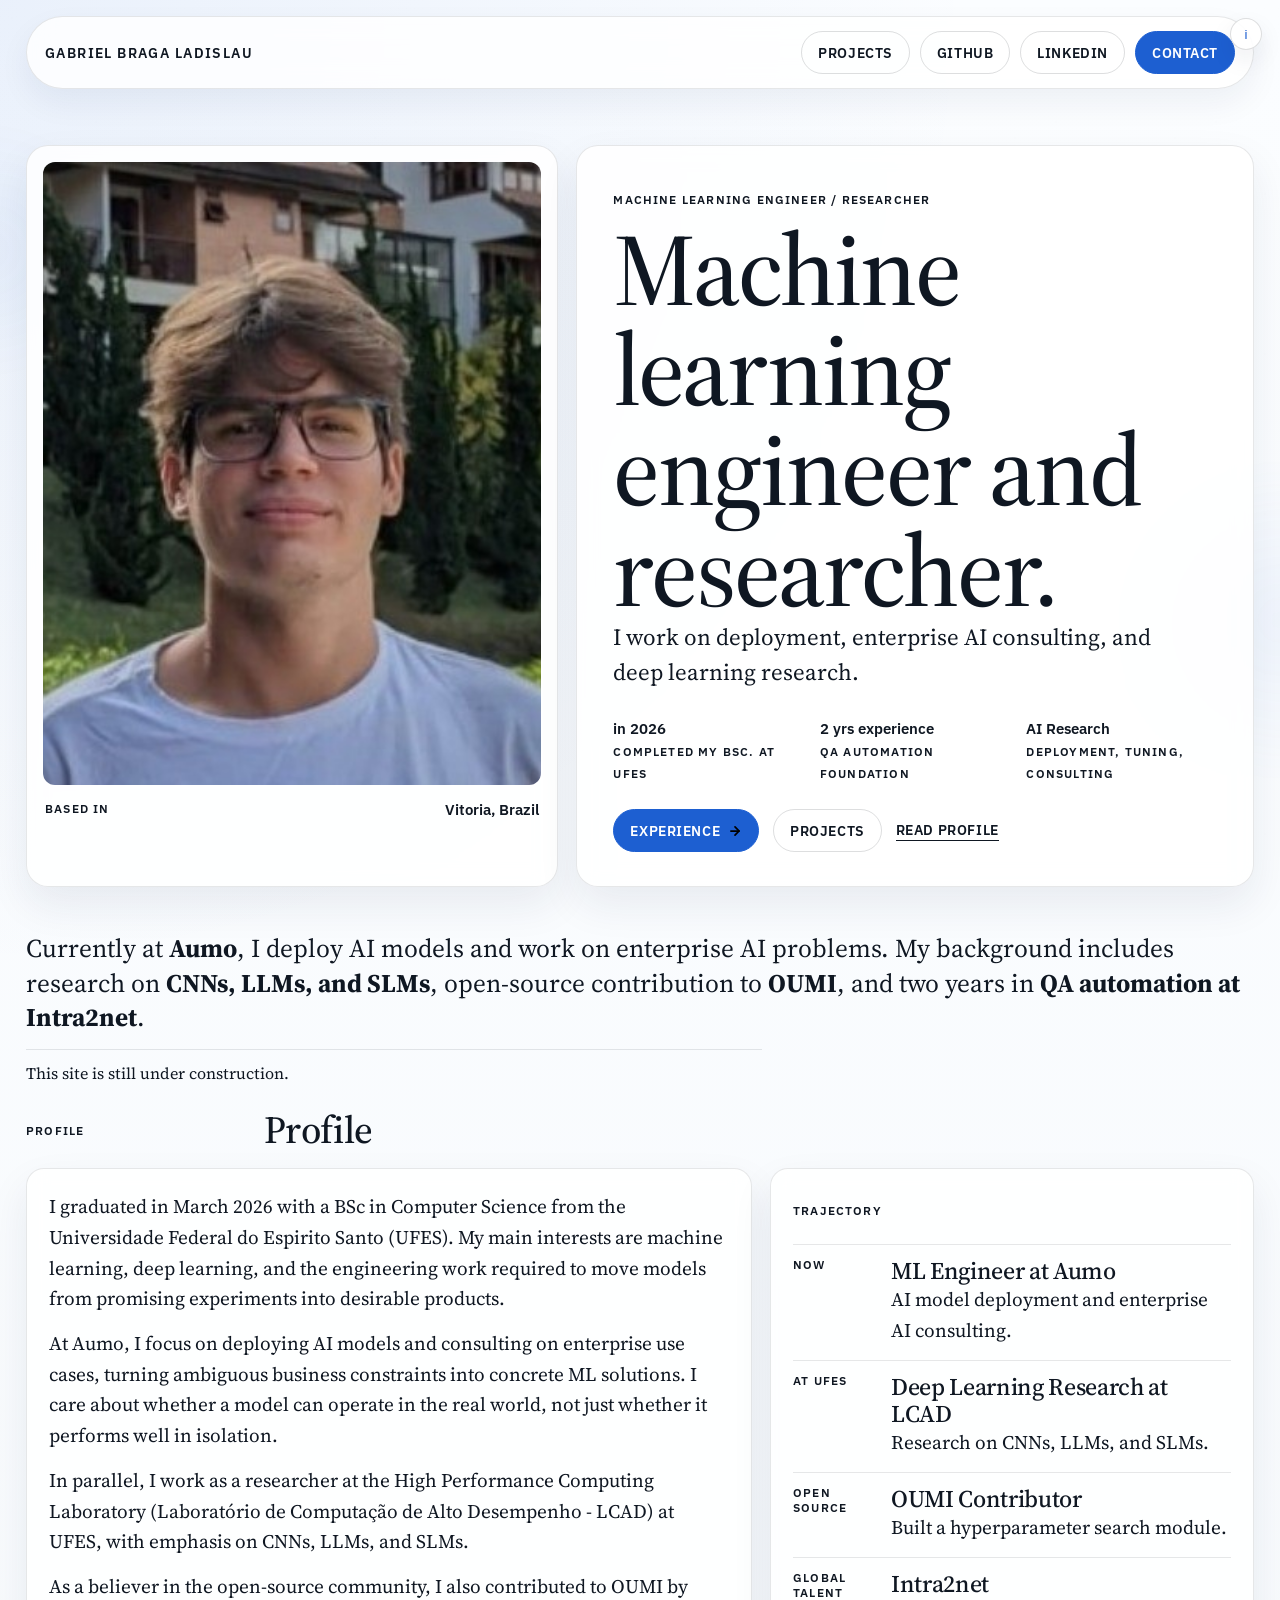
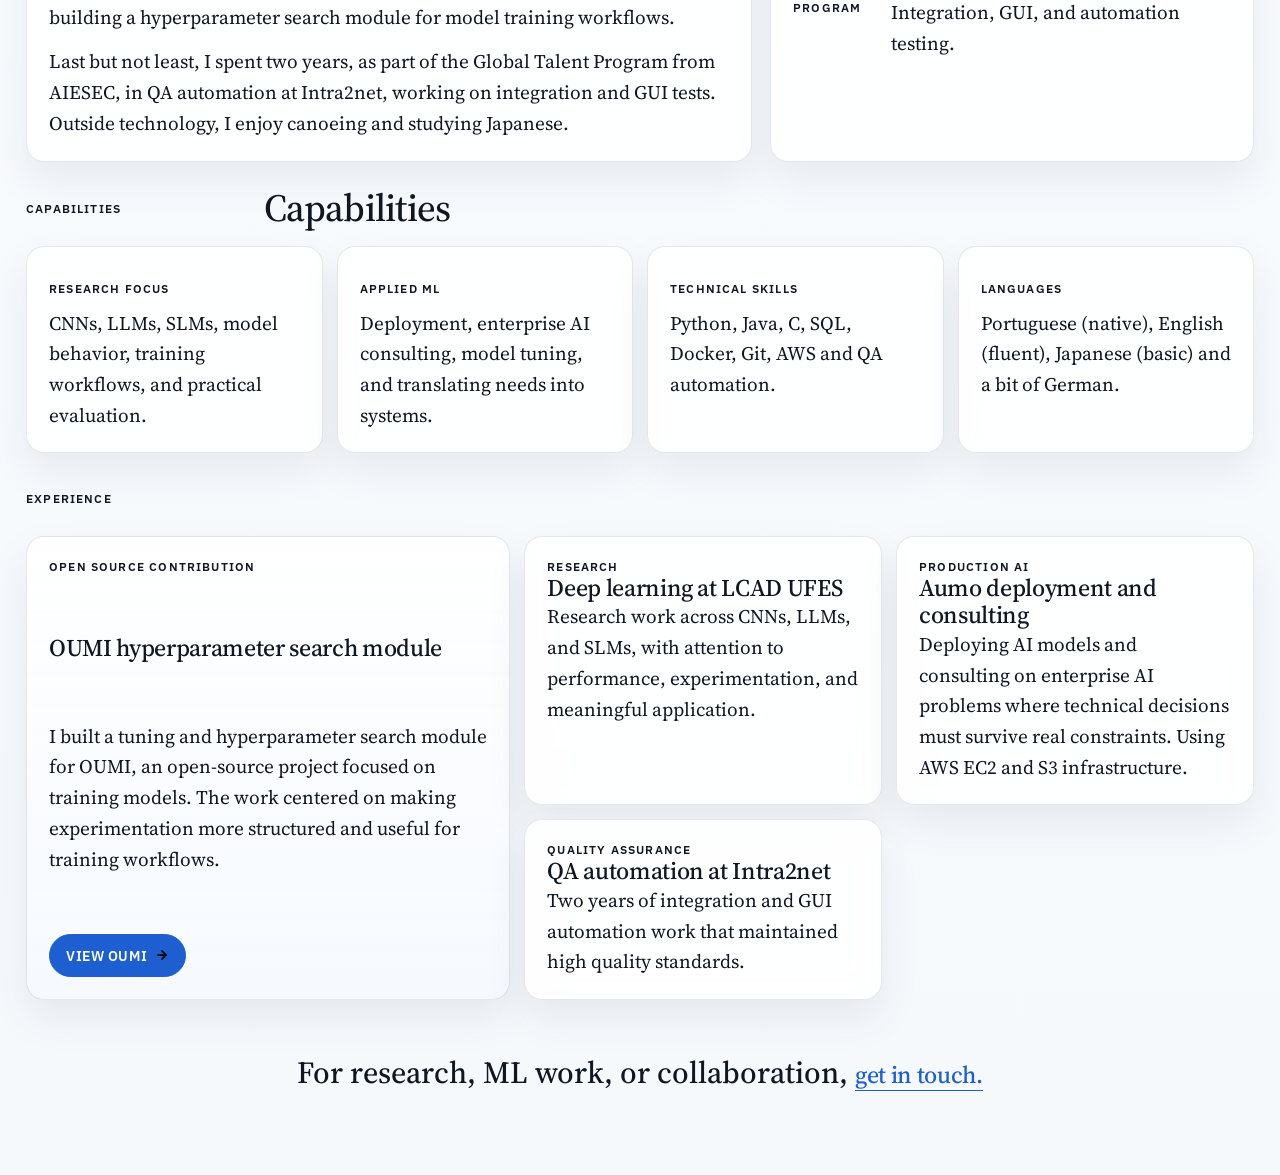
<file: index.html>
<!DOCTYPE html>
<html lang="en">
  <head>
    <meta charset="utf-8">
    <meta name="viewport" content="width=device-width, initial-scale=1">
    <meta name="description" content="Gabriel Braga Ladislau - ML engineer focused on deployment, research, and production AI systems.">
    <title>Gabriel Braga Ladislau | ML Engineer/Researcher</title>
    <link rel="icon" href="./assets/images/1311.png">
    <link rel="preconnect" href="https://fonts.googleapis.com">
    <link rel="preconnect" href="https://fonts.gstatic.com" crossorigin>
    <link href="https://fonts.googleapis.com/css2?family=Source+Serif+4:opsz,wght@8..60,400;8..60,500;8..60,600;8..60,700&family=IBM+Plex+Sans:wght@400;500;600;700&display=swap" rel="stylesheet">
    <link rel="stylesheet" href="./css/layout.css">
    <link rel="stylesheet" href="./css/typography.css">
    <link rel="stylesheet" href="./css/utilities.css">
    <script defer src="./js/script.js"></script>
  </head>
  <body>
    <button class="info-chip" type="button" aria-expanded="false" aria-controls="site-info-popup" aria-label="About this page">
      i
    </button>
    <div class="info-popup" id="site-info-popup" role="note" aria-hidden="true">
      GPT 5 generated this webpage. My web skills tapped out, so I called for backup.
    </div>
    <div class="page-ornament page-ornament-left" aria-hidden="true"></div>
    <div class="page-ornament page-ornament-right" aria-hidden="true"></div>
    <div class="grain" aria-hidden="true"></div>

    <header class="site-header">
      <div class="navbar">
        <a class="nav-title-link" href="#top">Gabriel Braga Ladislau</a>
        <nav class="nav-actions" aria-label="Primary">
          <a class="button button-secondary" href="./blog.html">Projects</a>
          <a class="button button-secondary" href="https://github.com/gbladislau" target="_blank" rel="noreferrer">GitHub</a>
          <a class="button button-secondary" href="https://www.linkedin.com/in/gbladislau/" target="_blank" rel="noreferrer">LinkedIn</a>
          <a class="button" href="mailto:gabriel.b.ladislau@gmail.com">Contact</a>
        </nav>
      </div>
    </header>

    <main id="top">
      <section class="hero-shell">
        <div class="hero-grid">
          <aside class="hero-portrait panel reveal reveal-delay-1">
            <div class="portrait-frame">
              <img src="./assets/images/1692969291636.jpg" class="portfolio-header-image" alt="Portrait of Gabriel Braga Ladislau">
            </div>
            <div class="portrait-meta">
              <span class="meta-label">Based in</span>
              <span class="meta-value">Vitoria, Brazil</span>
            </div>
          </aside>

          <section class="hero-copy panel reveal reveal-delay-2" aria-labelledby="hero-title">
            <p class="eyebrow">Machine Learning Engineer / Researcher</p>
            <h1 class="main-title" id="hero-title">Machine learning engineer and researcher.</h1>
            <p class="hero-lead">I work on deployment, enterprise AI consulting, and deep learning research.</p>
            <div class="hero-signal-grid">
              <div class="signal-block">
                <span class="signal-number">in 2026<br></span>
                <span class="signal-label">completed my BSc. at UFES</span>
              </div>
              <div class="signal-block">
                <span class="signal-number">2 yrs experience<br></span>
                <span class="signal-label">QA automation foundation</span>
              </div>
              <div class="signal-block">
                <span class="signal-number">AI Research<br></span>
                <span class="signal-label">Deployment, tuning, consulting</span>
              </div>
            </div>
            <div class="hero-actions reveal reveal-delay-3">
              <a class="button" href="#selected-work">Experience <img src="./assets/icons/arrow-right.svg" class="right-arrow-icon" alt=""></a>
              <a class="button button-secondary" href="./blog.html">Projects</a>
              <a class="text-link" href="#profile">Read profile</a>
            </div>
          </section>
        </div>
      </section>

      <section class="editorial-band reveal reveal-delay-2" aria-label="Professional summary">
        <p class="editorial-statement">Currently at <strong>Aumo</strong>, I deploy AI models and work on enterprise AI problems. My background includes research on <strong>CNNs, LLMs, and SLMs</strong>, open-source contribution to <strong>OUMI</strong>, and two years in <strong>QA automation at Intra2net</strong>.</p>
        <p class="construction-note">This site is still under construction.</p>
      </section>

      <section class="content-section profile-section" id="profile">
        <div class="section-intro reveal reveal-delay-1">
          <p class="section-label">Profile</p>
          <h2 class="subheader-text">Profile</h2>
        </div>
        <div class="profile-layout">
          <article class="profile-copy panel reveal reveal-delay-2">
            <p class="body-text">I graduated in March 2026 with a BSc in Computer Science from the Universidade Federal do Espirito Santo (UFES). My main interests are machine learning, deep learning, and the engineering work required to move models from promising experiments into desirable products.</p>
            <p class="body-text">At Aumo, I focus on deploying AI models and consulting on enterprise use cases, turning ambiguous business constraints into concrete ML solutions. I care about whether a model can operate in the real world, not just whether it performs well in isolation.</p>
            <p class="body-text">In parallel, I work as a researcher at the High Performance Computing Laboratory (Laboratório de Computação de Alto Desempenho - LCAD) at UFES, with emphasis on CNNs, LLMs, and SLMs.</p>
            <p class="body-text">As a believer in the open-source community, I also contributed to OUMI by building a hyperparameter search module for model training workflows.</p>
            <p class="body-text">Last but not least, I spent two years, as part of the Global Talent Program from AIESEC, in QA automation at Intra2net, working on integration and GUI tests. Outside technology, I enjoy canoeing and studying Japanese.</p>
          </article>

          <aside class="timeline-panel panel reveal reveal-delay-3">
            <p class="section-label">Trajectory</p>
            <div class="timeline-item">
              <span class="timeline-year">Now</span>
              <div>
                <h3 class="card-title">ML Engineer at Aumo</h3>
                <p class="body-text">AI model deployment and enterprise AI consulting.</p>
              </div>
            </div>
            <div class="timeline-item">
              <span class="timeline-year">At UFES</span>
              <div>
                <h3 class="card-title">Deep Learning Research at LCAD</h3>
                <p class="body-text">Research on CNNs, LLMs, and SLMs.</p>
              </div>
            </div>
            <div class="timeline-item">
              <span class="timeline-year">Open Source</span>
              <div>
                <h3 class="card-title">OUMI Contributor</h3>
                <p class="body-text">Built a hyperparameter search module.</p>
              </div>
            </div>
            <div class="timeline-item">
              <span class="timeline-year">Global Talent Program</span>
              <div>
                <h3 class="card-title">Intra2net</h3>
                <p class="body-text">Integration, GUI, and automation testing.</p>
              </div>
            </div>
          </aside>
        </div>
      </section>

      <section class="content-section matrix-section">
        <div class="section-intro reveal reveal-delay-1">
          <p class="section-label">Capabilities</p>
          <h2 class="subheader-text">Capabilities</h2>
        </div>
        <div class="matrix-grid">
          <article class="matrix-card panel reveal reveal-delay-1">
            <p class="matrix-title">Research Focus</p>
            <p class="body-text">CNNs, LLMs, SLMs, model behavior, training workflows, and practical evaluation.</p>
          </article>
          <article class="matrix-card panel reveal reveal-delay-2">
            <p class="matrix-title">Applied ML</p>
            <p class="body-text">Deployment, enterprise AI consulting, model tuning, and translating needs into systems.</p>
          </article>
          <article class="matrix-card panel reveal reveal-delay-3">
            <p class="matrix-title">Technical Skills</p>
            <p class="body-text">Python, Java, C, SQL, Docker, Git, AWS and QA automation.</p>
          </article>
          <article class="matrix-card panel reveal reveal-delay-4">
            <p class="matrix-title">Languages</p>
            <p class="body-text">Portuguese (native), English (fluent), Japanese (basic) and a bit of German.</p>
          </article>
        </div>
      </section>

      <section class="content-section" id="selected-work">
        <div class="section-intro reveal reveal-delay-1">
          <p class="section-label">Experience</p>
        </div>
        <div class="projects-composition">
          <article class="project-card featured-project panel reveal reveal-delay-1">
            <div class="project-topline">Open Source Contribution</div>
            <h3 class="project-heading">OUMI hyperparameter search module</h3>
            <p class="body-text">I built a tuning and hyperparameter search module for OUMI, an open-source project focused on training models. The work centered on making experimentation more structured and useful for training workflows.</p>
            <a class="button" href="https://github.com/oumi-ai/oumi" target="_blank" rel="noreferrer">View OUMI <img src="./assets/icons/arrow-right.svg" class="right-arrow-icon" alt=""></a>
          </article>

          <article class="project-card panel reveal reveal-delay-2">
            <div class="project-topline">Research</div>
            <h3 class="project-heading">Deep learning at LCAD UFES</h3>
            <p class="body-text">Research work across CNNs, LLMs, and SLMs, with attention to performance, experimentation, and meaningful application.</p>
          </article>

          <article class="project-card panel reveal reveal-delay-3">
            <div class="project-topline">Production AI</div>
            <h3 class="project-heading">Aumo deployment and consulting</h3>
            <p class="body-text">Deploying AI models and consulting on enterprise AI problems where technical decisions must survive real constraints. Using AWS EC2 and S3 infrastructure.</p>
          </article>

          <article class="project-card panel reveal reveal-delay-4">
            <div class="project-topline">Quality Assurance</div>
            <h3 class="project-heading">QA automation at Intra2net</h3>
            <p class="body-text">Two years of integration and GUI automation work that maintained high quality standards.</p>
          </article>
        </div>
      </section>

      <section class="closing-strip reveal reveal-delay-3" aria-label="Closing note">
        <p class="closing-text">For research, ML work, or collaboration, <a href="mailto:gabriel.b.ladislau@gmail.com">get in touch.</a></p>
      </section>
    </main>
  </body>
</html>
</file>
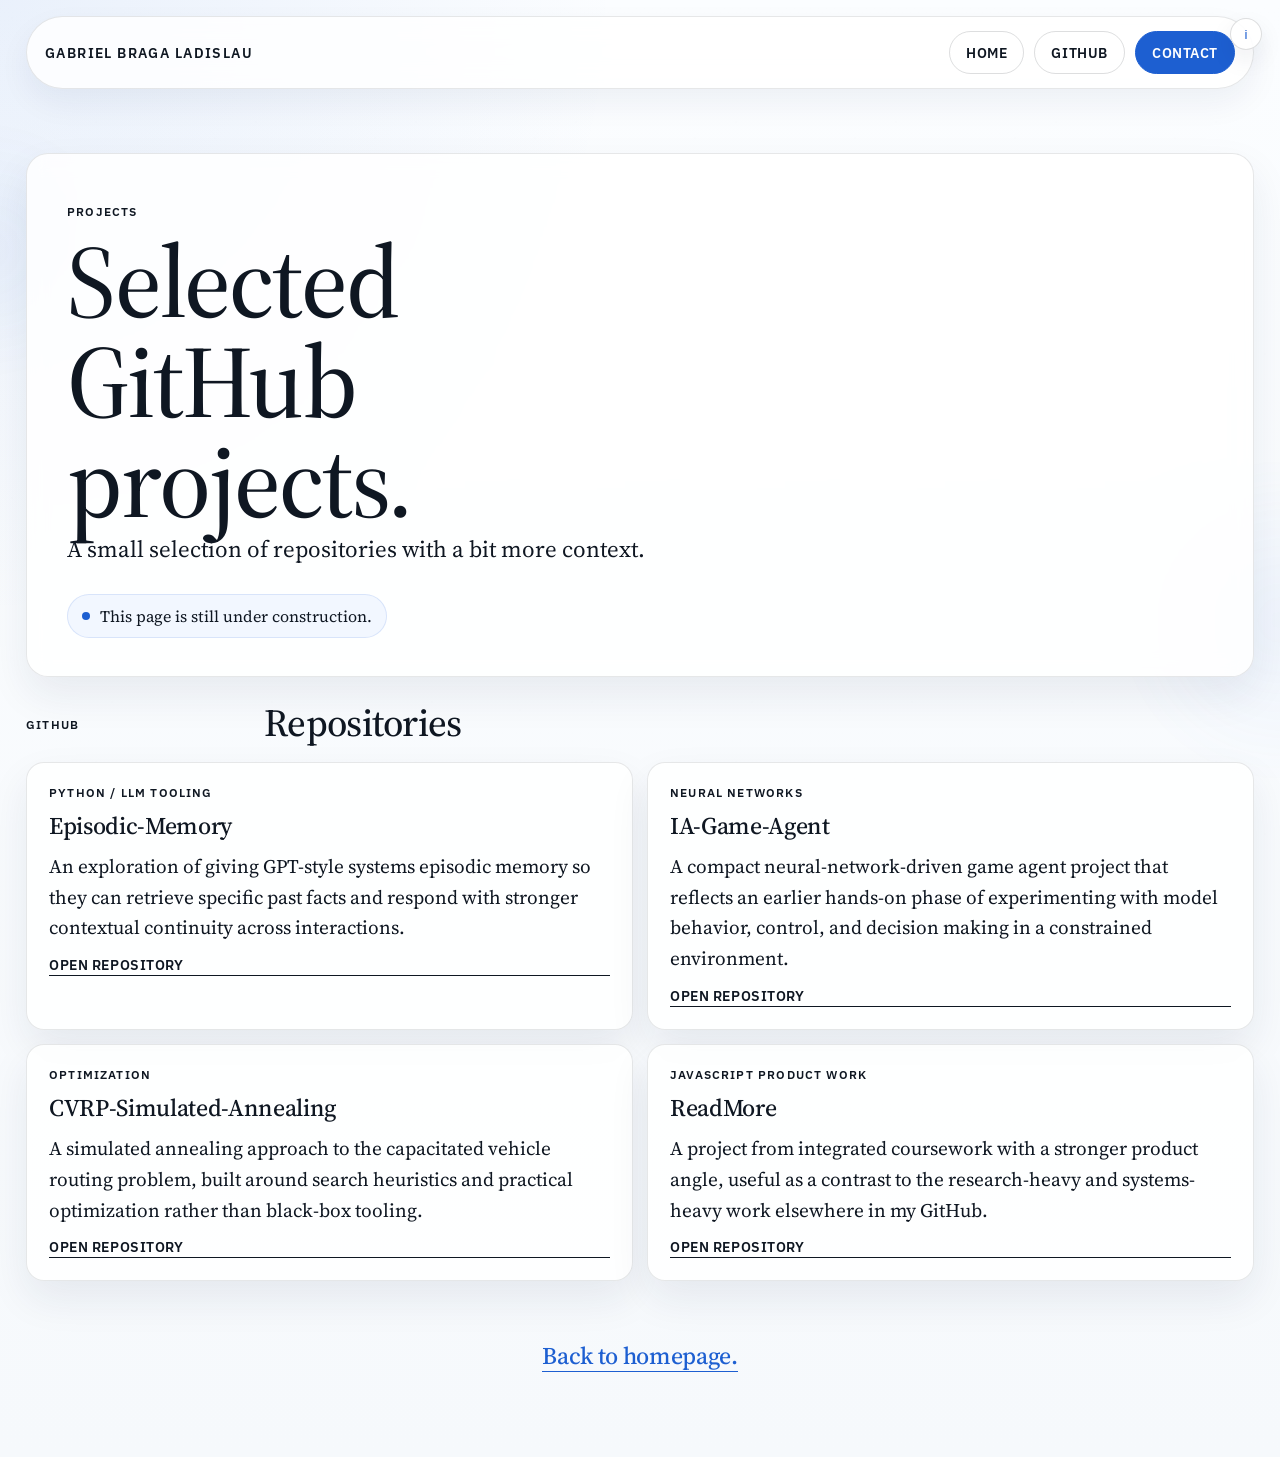
<file: blog.html>
<!DOCTYPE html>
<html lang="en">
  <head>
    <meta charset="utf-8">
    <meta name="viewport" content="width=device-width, initial-scale=1">
    <meta name="description" content="Gabriel Braga Ladislau projects.">
    <title>Gabriel Braga Ladislau | Projects</title>
    <link rel="icon" href="./assets/images/1311.png">
    <link rel="preconnect" href="https://fonts.googleapis.com">
    <link rel="preconnect" href="https://fonts.gstatic.com" crossorigin>
    <link href="https://fonts.googleapis.com/css2?family=Source+Serif+4:opsz,wght@8..60,400;8..60,500;8..60,600;8..60,700&family=IBM+Plex+Sans:wght@400;500;600;700&display=swap" rel="stylesheet">
    <link rel="stylesheet" href="./css/layout.css">
    <link rel="stylesheet" href="./css/typography.css">
    <link rel="stylesheet" href="./css/utilities.css">
    <script defer src="./js/script.js"></script>
  </head>
  <body>
    <button class="info-chip" type="button" aria-expanded="false" aria-controls="site-info-popup" aria-label="About this page">
      i
    </button>
    <div class="info-popup" id="site-info-popup" role="note" aria-hidden="true">
      GPT 5 generated this webpage. My web skills tapped out, so I called for backup.
    </div>
    <div class="page-ornament page-ornament-left" aria-hidden="true"></div>
    <div class="page-ornament page-ornament-right" aria-hidden="true"></div>
    <div class="grain" aria-hidden="true"></div>

    <header class="site-header">
      <div class="navbar">
        <a class="nav-title-link" href="./index.html">Gabriel Braga Ladislau</a>
        <nav class="nav-actions" aria-label="Primary">
          <a class="button button-secondary" href="./index.html">Home</a>
          <a class="button button-secondary" href="https://github.com/gbladislau" target="_blank" rel="noreferrer">GitHub</a>
          <a class="button" href="mailto:gabriel.b.ladislau@gmail.com">Contact</a>
        </nav>
      </div>
    </header>

    <main id="top">
      <section class="hero-shell blog-hero-shell">
        <div class="blog-hero panel reveal reveal-delay-1">
          <p class="eyebrow">Projects</p>
          <h1 class="main-title blog-title">Selected GitHub projects.</h1>
          <p class="hero-lead blog-lead">A small selection of repositories with a bit more context.</p>
          <div class="status-note">
            <span class="status-dot" aria-hidden="true"></span>
            <span class="status-text">This page is still under construction.</span>
          </div>
        </div>
      </section>

      <section class="content-section reveal reveal-delay-2" aria-labelledby="github-projects-title">
        <div class="section-intro">
          <p class="section-label">GitHub</p>
          <h2 class="subheader-text" id="github-projects-title">Repositories</h2>
        </div>
        <div class="blog-projects-grid">
          <article class="project-card panel blog-project-card">
            <div class="project-topline">Python / LLM tooling</div>
            <h3 class="project-heading">Episodic-Memory</h3>
            <p class="body-text">An exploration of giving GPT-style systems episodic memory so they can retrieve specific past facts and respond with stronger contextual continuity across interactions.</p>
            <a class="text-link" href="https://github.com/gbladislau/Episodic-Memory" target="_blank" rel="noreferrer">Open repository</a>
          </article>

          <article class="project-card panel blog-project-card">
            <div class="project-topline">Neural networks</div>
            <h3 class="project-heading">IA-Game-Agent</h3>
            <p class="body-text">A compact neural-network-driven game agent project that reflects an earlier hands-on phase of experimenting with model behavior, control, and decision making in a constrained environment.</p>
            <a class="text-link" href="https://github.com/gbladislau/IA-Game-Agent" target="_blank" rel="noreferrer">Open repository</a>
          </article>

          <article class="project-card panel blog-project-card">
            <div class="project-topline">Optimization</div>
            <h3 class="project-heading">CVRP-Simulated-Annealing</h3>
            <p class="body-text">A simulated annealing approach to the capacitated vehicle routing problem, built around search heuristics and practical optimization rather than black-box tooling.</p>
            <a class="text-link" href="https://github.com/gbladislau/CVRP-Simulated-Annealing" target="_blank" rel="noreferrer">Open repository</a>
          </article>

          <article class="project-card panel blog-project-card">
            <div class="project-topline">JavaScript product work</div>
            <h3 class="project-heading">ReadMore</h3>
            <p class="body-text">A project from integrated coursework with a stronger product angle, useful as a contrast to the research-heavy and systems-heavy work elsewhere in my GitHub.</p>
            <a class="text-link" href="https://github.com/gbladislau/ReadMore" target="_blank" rel="noreferrer">Open repository</a>
          </article>
        </div>
      </section>

      <section class="closing-strip reveal reveal-delay-3" aria-label="Back to homepage">
        <p class="closing-text"><a href="./index.html">Back to homepage.</a></p>
      </section>
    </main>
  </body>
</html>
</file>
<file: css/layout.css>
:root {
  --bg: #f6f9fc;
  --paper: rgba(255, 255, 255, 0.86);
  --paper-strong: #ffffff;
  --ink: #0f1722;
  --muted: #5c6b7d;
  --line: rgba(15, 23, 34, 0.1);
  --accent: #1d5fd1;
  --accent-deep: #1548a0;
  --accent-soft: #dbe8ff;
  --shadow: 0 18px 40px rgba(23, 42, 79, 0.08);
  --radius-xl: 22px;
  --radius-lg: 18px;
  --radius-md: 14px;
  --page-width: 1240px;
}

* {
  box-sizing: border-box;
}

html {
  scroll-behavior: smooth;
  text-size-adjust: none;
  -webkit-text-size-adjust: none;
  -moz-text-size-adjust: none;
  -ms-text-size-adjust: none;
}

[id] {
  scroll-margin-top: 7rem;
}

body {
  margin: 0;
  min-height: 100vh;
  color: var(--ink);
  background:
    radial-gradient(circle at top left, rgba(29, 95, 209, 0.08), transparent 32%),
    linear-gradient(180deg, #fbfdff 0%, var(--bg) 100%);
  overflow-x: hidden;
}

main {
  width: min(calc(100% - 52px), var(--page-width));
  margin: 0 auto;
  padding: 30px 0 84px;
}

.site-header {
  position: sticky;
  top: 0;
  z-index: 50;
  padding-top: 16px;
}

.page-ornament {
  position: fixed;
  border-radius: 999px;
  pointer-events: none;
  filter: blur(18px);
  opacity: 0.4;
}

.page-ornament-left {
  width: 260px;
  height: 260px;
  left: -140px;
  top: 120px;
  background: radial-gradient(circle, rgba(29, 95, 209, 0.12), transparent 72%);
}

.page-ornament-right {
  width: 320px;
  height: 320px;
  right: -160px;
  top: 460px;
  background: radial-gradient(circle, rgba(98, 145, 231, 0.18), transparent 72%);
}

.grain {
  position: fixed;
  inset: 0;
  pointer-events: none;
  opacity: 0.04;
  background-image:
    linear-gradient(transparent 0, rgba(0, 0, 0, 0.02) 100%),
    url("data:image/svg+xml,%3Csvg xmlns='http://www.w3.org/2000/svg' width='160' height='160' viewBox='0 0 160 160'%3E%3Cg fill='%23000000' fill-opacity='0.12'%3E%3Ccircle cx='12' cy='18' r='1'/%3E%3Ccircle cx='40' cy='70' r='1'/%3E%3Ccircle cx='112' cy='62' r='1'/%3E%3Ccircle cx='145' cy='34' r='1'/%3E%3Ccircle cx='96' cy='122' r='1'/%3E%3Ccircle cx='55' cy='138' r='1'/%3E%3C/g%3E%3C/svg%3E");
}

.hero-shell,
.content-section,
.editorial-band,
.closing-strip {
  margin-top: 26px;
}

.hero-grid {
  display: grid;
  grid-template-columns: 0.88fr 1.12fr;
  gap: 18px;
  align-items: stretch;
}

.panel {
  border: 1px solid var(--line);
  background: var(--paper);
  box-shadow: var(--shadow);
  backdrop-filter: blur(10px);
  transition: transform 320ms ease, box-shadow 320ms ease, border-color 320ms ease, background-color 320ms ease;
}

.hero-portrait {
  border-radius: var(--radius-xl);
  padding: 16px;
  display: flex;
  flex-direction: column;
  gap: 12px;
}

.portrait-frame {
  position: relative;
  overflow: hidden;
  border-radius: calc(var(--radius-xl) - 10px);
}

.portfolio-header-image {
  width: 100%;
  aspect-ratio: 4 / 5;
  object-fit: cover;
  display: block;
}

.portrait-meta {
  display: flex;
  justify-content: space-between;
  align-items: center;
  gap: 16px;
  padding: 2px 2px 0;
}

.hero-copy {
  border-radius: var(--radius-xl);
  padding: 34px 36px;
  display: flex;
  flex-direction: column;
  justify-content: space-between;
  min-height: 100%;
}

.hero-lead {
  max-width: 36rem;
}

.hero-signal-grid {
  display: grid;
  grid-template-columns: repeat(3, minmax(0, 1fr));
  gap: 16px;
  margin-top: 28px;
}

.signal-block {
  padding: 0;
  border-top: 0;
  border-right: 0;
}

.hero-actions {
  display: flex;
  align-items: center;
  gap: 14px;
  margin-top: 26px;
  flex-wrap: wrap;
}

.editorial-band {
  padding: 18px 0 0;
  border-top: 0;
  border-bottom: 0;
  transition: transform 500ms ease, opacity 500ms ease;
}

.construction-note {
  margin: 14px 0 0;
  max-width: 46rem;
  padding-top: 12px;
  border-top: 1px solid var(--line);
}

.section-intro {
  display: grid;
  grid-template-columns: 220px minmax(0, 1fr);
  gap: 18px;
  align-items: end;
  margin-bottom: 18px;
}

.profile-layout {
  display: grid;
  grid-template-columns: 1.2fr 0.8fr;
  gap: 18px;
}

.profile-copy,
.timeline-panel,
.matrix-card,
.project-card {
  border-radius: var(--radius-lg);
  padding: 22px;
}

.profile-copy {
  display: flex;
  flex-direction: column;
  gap: 14px;
}

.timeline-panel {
  display: flex;
  flex-direction: column;
  gap: 14px;
}

.timeline-item {
  display: grid;
  grid-template-columns: 84px minmax(0, 1fr);
  gap: 14px;
  padding-top: 12px;
  border-top: 1px solid var(--line);
}

.matrix-grid {
  display: grid;
  grid-template-columns: repeat(4, minmax(0, 1fr));
  gap: 14px;
}

.projects-composition {
  display: grid;
  grid-template-columns: 1.15fr 0.85fr 0.85fr;
  gap: 14px;
}

.featured-project {
  grid-row: span 2;
  display: flex;
  flex-direction: column;
  justify-content: space-between;
  min-height: 100%;
  background: linear-gradient(180deg, rgba(255, 255, 255, 0.98), rgba(245, 249, 255, 0.92));
}

.blog-hero-shell {
  margin-top: 34px;
}

.blog-hero {
  border-radius: var(--radius-xl);
  padding: 38px 40px;
}

.blog-title {
  max-width: 13ch;
}

.blog-lead {
  max-width: 42rem;
}

.status-note {
  display: inline-flex;
  align-items: center;
  gap: 10px;
  margin-top: 28px;
  padding: 10px 14px;
  border: 1px solid rgba(29, 95, 209, 0.12);
  border-radius: 999px;
  background: rgba(219, 232, 255, 0.35);
}

.status-dot {
  width: 8px;
  height: 8px;
  border-radius: 999px;
  background: var(--accent);
}

.blog-projects-grid {
  display: grid;
  gap: 14px;
}

.blog-projects-grid {
  grid-template-columns: repeat(2, minmax(0, 1fr));
}

.blog-project-card {
  display: flex;
  flex-direction: column;
  gap: 12px;
}

.closing-strip {
  display: flex;
  justify-content: center;
  padding: 28px 0 0;
  transition: transform 500ms ease, opacity 500ms ease;
}

.panel:not(.is-visible),
.editorial-band:not(.is-visible),
.closing-strip:not(.is-visible) {
  transform: translateY(26px);
}

.panel.is-visible,
.editorial-band.is-visible,
.closing-strip.is-visible {
  transform: translateY(0);
}

.panel:hover {
  transform: translateY(-2px);
  box-shadow: 0 22px 44px rgba(23, 42, 79, 0.1);
  border-color: rgba(29, 95, 209, 0.18);
}

.reveal {
  opacity: 0;
  transform: translateY(22px);
  animation: fade-rise 900ms cubic-bezier(0.2, 0.8, 0.2, 1) forwards;
}

.reveal-delay-1 {
  animation-delay: 80ms;
}

.reveal-delay-2 {
  animation-delay: 180ms;
}

.reveal-delay-3 {
  animation-delay: 280ms;
}

.reveal-delay-4 {
  animation-delay: 380ms;
}

@keyframes fade-rise {
  to {
    opacity: 1;
    transform: translateY(0);
  }
}

@media (prefers-reduced-motion: reduce) {
  html {
    scroll-behavior: auto;
  }

  *,
  *::before,
  *::after {
    animation-duration: 0.01ms !important;
    animation-iteration-count: 1 !important;
    scroll-behavior: auto !important;
    transition-duration: 0.01ms !important;
  }
}

@media only screen and (max-width: 1080px) {
  main {
    width: min(calc(100% - 38px), 100%);
  }

  .hero-grid,
  .profile-layout,
  .section-intro,
  .projects-composition {
    grid-template-columns: 1fr;
  }

  .matrix-grid {
    grid-template-columns: repeat(2, minmax(0, 1fr));
  }

  .blog-projects-grid {
    grid-template-columns: 1fr;
  }

  .featured-project {
    grid-row: span 1;
  }
}

@media only screen and (max-width: 680px) {
  main {
    width: min(calc(100% - 22px), 100%);
    padding-bottom: 64px;
  }

  .hero-copy,
  .hero-portrait,
  .profile-copy,
  .timeline-panel,
  .matrix-card,
  .project-card,
  .blog-hero {
    padding: 18px;
  }

  .hero-copy {
    padding: 24px;
  }

  .hero-signal-grid,
  .matrix-grid {
    grid-template-columns: 1fr;
  }

  .signal-block {
    padding: 0;
    border-right: 0;
    border-top: 0;
  }

  .editorial-band {
    padding: 12px 0 0;
  }

  .timeline-item {
    grid-template-columns: 1fr;
    gap: 8px;
  }
}
</file>
<file: css/typography.css>
body {
  font-family: "Source Serif 4", Georgia, serif;
}

.nav-title-link,
.button,
.text-link,
.section-label,
.eyebrow,
.meta-label,
.meta-value,
.signal-number,
.signal-label,
.timeline-year,
.project-topline,
.matrix-title {
  font-family: "IBM Plex Sans", "Helvetica Neue", sans-serif;
}

.nav-title-link {
  font-size: 0.88rem;
  font-weight: 600;
  letter-spacing: 0.1em;
  text-transform: uppercase;
}

.eyebrow,
.section-label,
.project-topline,
.meta-label,
.signal-label,
.timeline-year,
.matrix-title {
  font-size: 0.74rem;
  font-weight: 600;
  letter-spacing: 0.1em;
  text-transform: uppercase;
}

.meta-value,
.signal-number {
  font-size: 0.95rem;
  font-weight: 600;
}

.main-title {
  margin: 0;
  font-size: clamp(3.1rem, 8vw, 6.6rem);
  line-height: 0.98;
  font-weight: 500;
  letter-spacing: -0.02em;
}

.hero-lead,
.editorial-statement,
.subheader-text,
.project-heading,
.card-title,
.closing-text {
  margin: 0;
}

.hero-lead {
  font-size: clamp(1.25rem, 1.8vw, 1.6rem);
  line-height: 1.5;
  font-weight: 400;
}

.editorial-statement {
  font-size: clamp(1.4rem, 2vw, 2rem);
  line-height: 1.35;
  font-weight: 400;
}

.subheader-text {
  font-size: clamp(2rem, 3vw, 3.4rem);
  line-height: 1.05;
  font-weight: 500;
  letter-spacing: -0.018em;
}

.body-text {
  margin: 0;
  font-size: 1.2rem;
  line-height: 1.6;
  font-weight: 400;
}

.card-title,
.project-heading,
.closing-text a {
  font-size: 1.5rem;
  line-height: 1.14;
  font-weight: 500;
  letter-spacing: -0.014em;
}

.closing-text {
  font-size: clamp(1.7rem, 2.4vw, 2.4rem);
  line-height: 1.22;
  font-weight: 500;
}

.button,
.text-link {
  font-size: 0.9rem;
  font-weight: 600;
  letter-spacing: 0.04em;
  text-transform: uppercase;
}
</file>
<file: css/utilities.css>
.info-chip {
  position: fixed;
  top: 18px;
  right: 18px;
  z-index: 80;
  width: 32px;
  height: 32px;
  border: 1px solid rgba(15, 23, 34, 0.14);
  border-radius: 999px;
  background: rgba(255, 255, 255, 0.88);
  color: #1d5fd1;
  display: inline-flex;
  align-items: center;
  justify-content: center;
  padding: 0;
  box-shadow: 0 10px 24px rgba(23, 42, 79, 0.08);
  cursor: pointer;
  transition: transform 180ms ease, border-color 180ms ease, background-color 180ms ease;
}

.info-chip:hover,
.info-chip:focus-visible {
  transform: translateY(-1px);
  border-color: rgba(29, 95, 209, 0.32);
  background: #ffffff;
  outline: none;
}

.info-popup {
  position: fixed;
  top: 58px;
  right: 18px;
  z-index: 80;
  max-width: 220px;
  padding: 10px 12px;
  border: 1px solid rgba(15, 23, 34, 0.1);
  border-radius: 12px;
  background: rgba(255, 255, 255, 0.94);
  color: #0f1722;
  box-shadow: 0 14px 32px rgba(23, 42, 79, 0.08);
  opacity: 0;
  transform: translateY(-6px);
  pointer-events: none;
  transition: opacity 180ms ease, transform 180ms ease;
}

.info-popup.is-visible {
  opacity: 1;
  transform: translateY(0);
}

.navbar {
  width: min(calc(100% - 52px), 1240px);
  margin: 0 auto;
  padding: 14px 18px;
  border: 1px solid rgba(15, 23, 34, 0.1);
  border-radius: 999px;
  background: rgba(255, 255, 255, 0.82);
  backdrop-filter: blur(12px);
  display: flex;
  justify-content: space-between;
  align-items: center;
  gap: 18px;
  box-shadow: 0 14px 32px rgba(23, 42, 79, 0.06);
}

.nav-actions {
  display: flex;
  gap: 10px;
  align-items: center;
  flex-wrap: wrap;
}

.nav-title-link,
.text-link {
  color: #0f1722;
  text-decoration: none;
}

.button {
  display: inline-flex;
  align-items: center;
  gap: 8px;
  width: fit-content;
  padding: 11px 16px;
  border-radius: 999px;
  border: 1px solid #1d5fd1;
  background: #1d5fd1;
  color: #ffffff;
  text-decoration: none;
  transition: transform 180ms ease, background-color 180ms ease, color 180ms ease, border-color 180ms ease;
}

.button:hover {
  transform: translateY(-1px);
  background: #1548a0;
  border-color: #1548a0;
}

.button:focus-visible,
.nav-title-link:focus-visible,
.text-link:focus-visible,
.closing-text a:focus-visible {
  outline: 3px solid rgba(29, 95, 209, 0.35);
  outline-offset: 3px;
}

.button-secondary {
  background: transparent;
  color: #0f1722;
  border-color: rgba(15, 23, 34, 0.14);
}

.button-secondary:hover {
  color: #ffffff;
  border-color: #1d5fd1;
}

.right-arrow-icon {
  width: 14px;
  height: 14px;
}

.text-link {
  position: relative;
  padding-bottom: 2px;
}

.text-link::after,
.closing-text a::after {
  content: "";
  position: absolute;
  left: 0;
  bottom: 0;
  width: 100%;
  height: 1px;
  background: currentColor;
  transform-origin: left;
  transform: scaleX(1);
  transition: transform 180ms ease;
}

.text-link:hover::after,
.closing-text a:hover::after {
  transform: scaleX(0.4);
}

.closing-text a {
  position: relative;
  color: #1d5fd1;
  text-decoration: none;
}

@media only screen and (max-width: 1080px) {
  .navbar {
    width: min(calc(100% - 38px), 100%);
  }
}

@media only screen and (max-width: 680px) {
  .info-chip {
    top: 14px;
    right: 14px;
  }

  .info-popup {
    top: 52px;
    right: 14px;
    max-width: min(calc(100vw - 28px), 220px);
  }

  .navbar {
    width: min(calc(100% - 22px), 100%);
    border-radius: 26px;
    align-items: flex-start;
    flex-direction: column;
    padding: 16px;
  }

  .nav-actions {
    width: 100%;
  }
}
</file>
